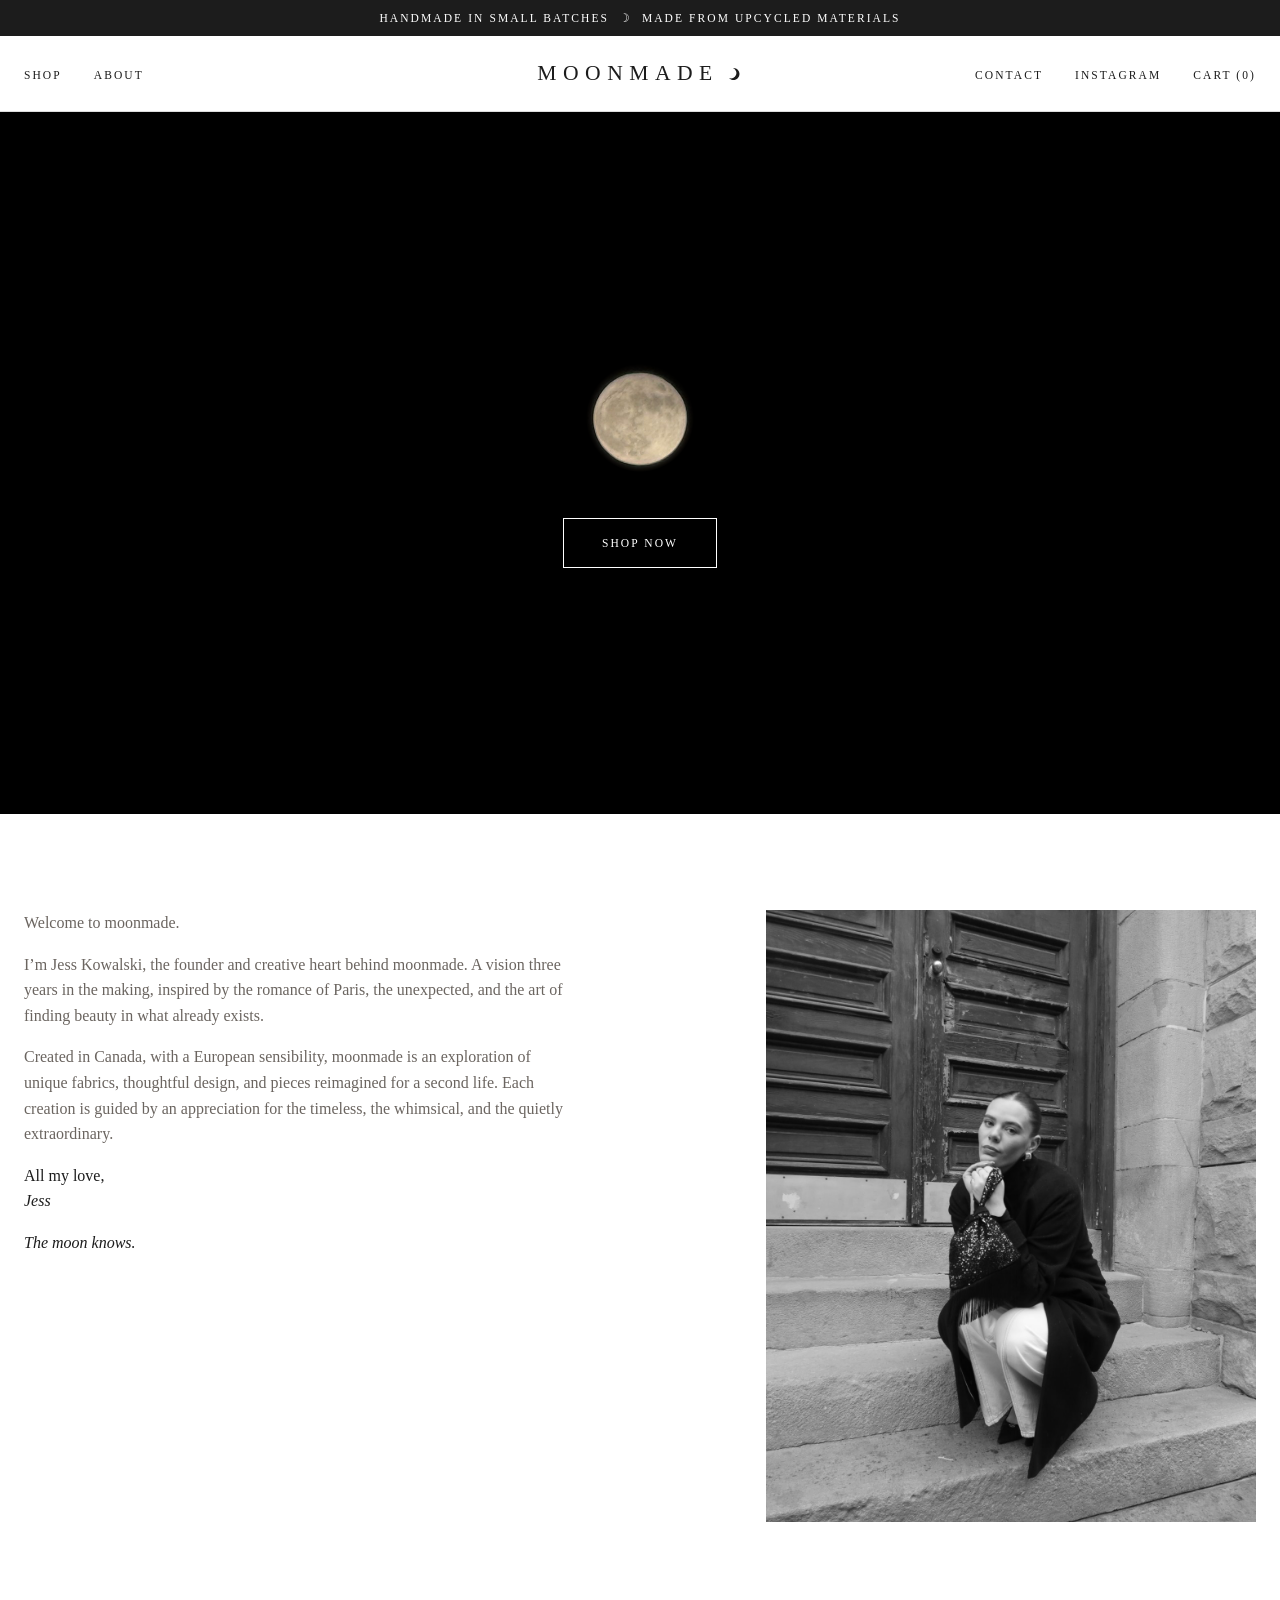
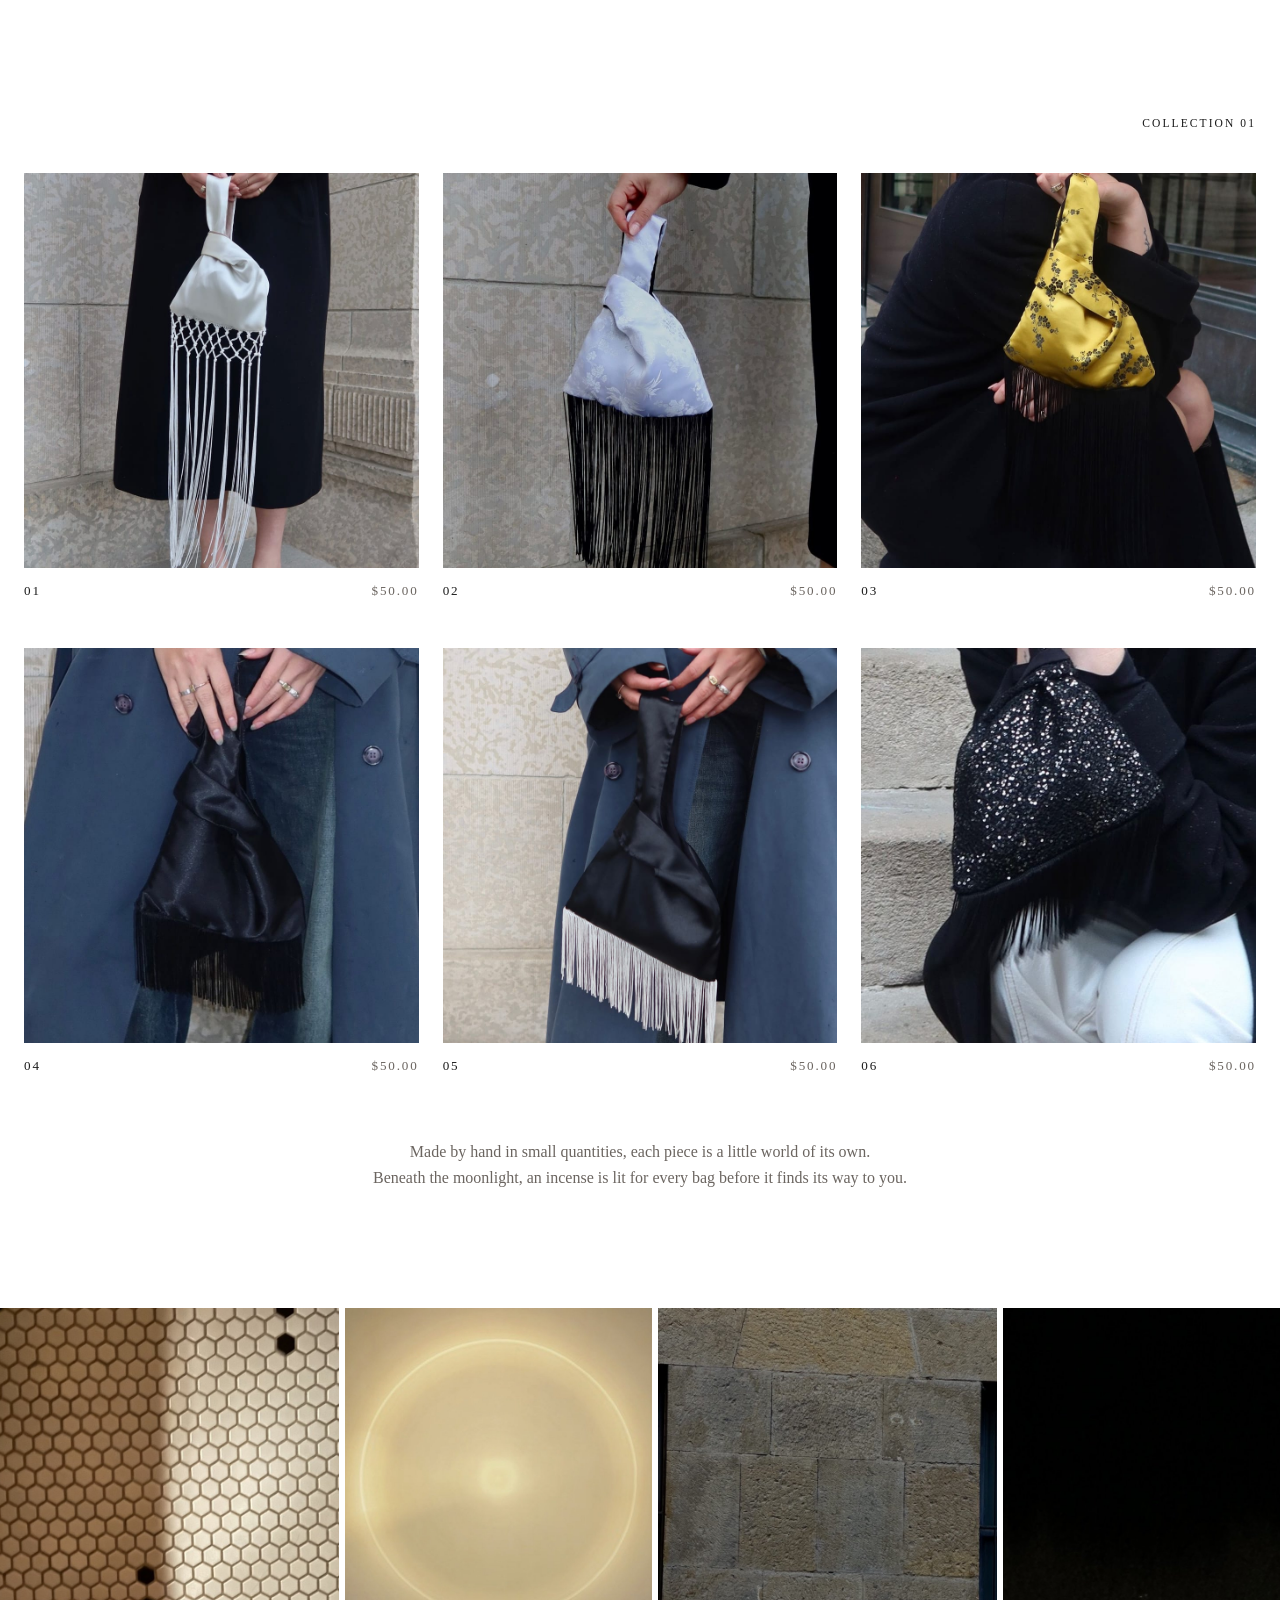
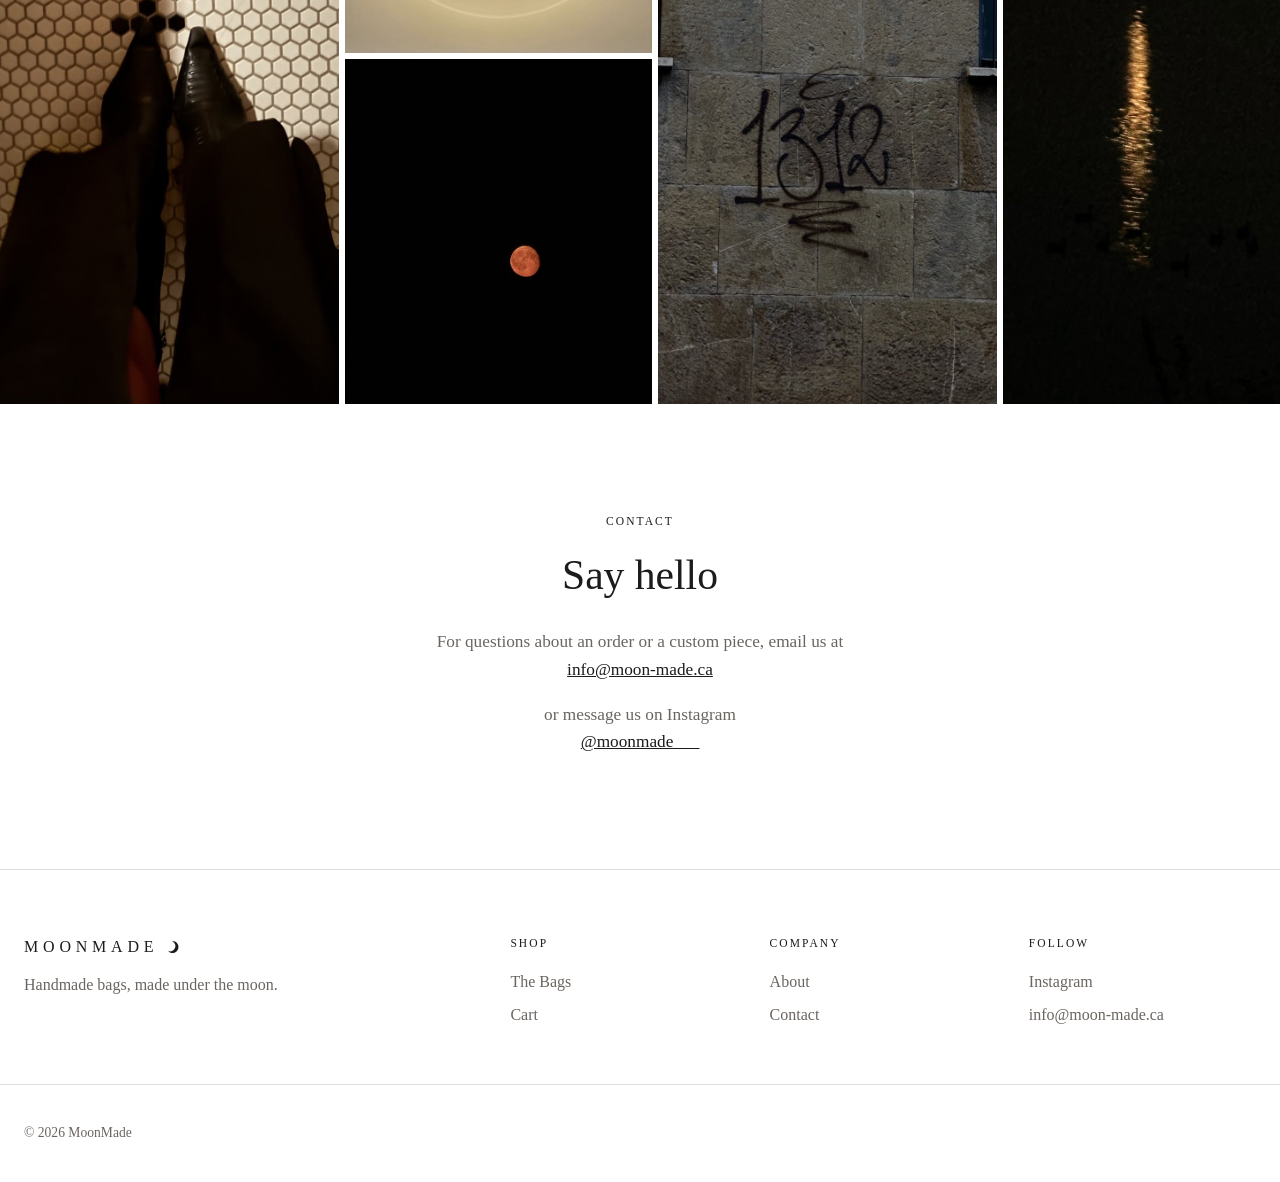
<file: index.html>
<!DOCTYPE html>
<html lang="en">
<head>
  <meta charset="UTF-8">
  <meta name="viewport" content="width=device-width, initial-scale=1.0">
  <title>MoonMade</title>
  <meta name="description" content="MoonMade — handbags made by hand in small batches by Jess Kowalski, from quality upcycled materials.">
  <link rel="icon" href="data:image/svg+xml,<svg xmlns='http://www.w3.org/2000/svg' viewBox='0 0 32 32'><path d='M12 4a12 12 0 1 1 -8 20A10 10 0 0 0 12 4z' fill='%231c1c1c'/></svg>">
  <link rel="stylesheet" href="style.css">
</head>
<body>
  <!-- Reusable crescent moon shape -->
  <svg width="0" height="0" style="position:absolute" aria-hidden="true">
    <symbol id="moon" viewBox="0 0 32 32"><path d="M12 4a12 12 0 1 1 -8 20A10 10 0 0 0 12 4z"/></symbol>
  </svg>

  <div class="announcement">Handmade in small batches &nbsp;☽&nbsp; Made from upcycled materials</div>

  <header class="site-header">
    <div class="container nav">
      <nav class="nav-left">
        <a href="#shop">Shop</a>
        <a href="#about">About</a>
      </nav>
      <a href="#" class="logo" aria-label="MoonMade home">
        MOONMADE<svg class="logo-moon"><use href="#moon"/></svg>
      </a>
      <nav class="nav-right">
        <a href="#contact">Contact</a>
        <a href="https://www.instagram.com/moonmade___/" target="_blank" rel="noopener">Instagram</a>
        <a href="#" class="cart-link" data-cart-open>Cart (<span data-cart-count>0</span>)</a>
      </nav>
    </div>
  </header>

  <main>
    <section class="hero">
      <div class="hero-inner">
        <h1 class="hero-title"><img src="images/moon-o.jpg" alt="MoonMade" class="hero-moon"></h1>
        <a href="#shop" class="button button-light">Shop now</a>
      </div>
    </section>

    <section id="about" class="section">
      <div class="container about-split">
        <div class="about-text">
          <div class="about-note">
            <p>Welcome to moonmade.</p>
            <p>I’m Jess Kowalski, the founder and creative heart behind moonmade. A vision three years in the making, inspired by the romance of Paris, the unexpected, and the art of finding beauty in what already exists.</p>
            <p>Created in Canada, with a European sensibility, moonmade is an exploration of unique fabrics, thoughtful design, and pieces reimagined for a second life. Each creation is guided by an appreciation for the timeless, the whimsical, and the quietly extraordinary.</p>
            <p class="signoff">All my love,<br><em>Jess</em></p>
            <p class="signoff"><em>The moon knows.</em></p>
          </div>
        </div>
        <figure class="about-photo">
          <img src="images/jess.jpg" alt="Jess Kowalski sitting on old stone steps holding the Stardust Bag" loading="lazy">
        </figure>
      </div>
    </section>

    <section id="shop" class="section">
      <div class="container">
        <div class="section-head">
          <p class="eyebrow">Collection 01</p>
        </div>

        <!-- The bags are listed in products.json -->
        <div class="products" id="product-grid"></div>

        <p class="shop-note">Made by hand in small quantities, each piece is a little world of its own.<br>Beneath the moonlight, an incense is lit for every bag before it finds its way to you.</p>
      </div>
    </section>

    <!-- Photo collage: photos only, same size as the moon landing -->
    <section class="collage" aria-label="MoonMade mood photos">
      <img class="c-tiles" src="images/collage-tiles.jpg" alt="Black pointed boots on a white hexagon tile floor">
      <img class="c-halo" src="images/collage-halo.jpg" alt="A soft golden halo of light">
      <img class="c-red-moon" src="images/collage-red-moon.jpg" alt="A red moon in a black sky">
      <img class="c-wall" src="images/collage-stone-wall.jpg" alt="An old stone wall between two barred windows">
      <img class="c-moonlight" src="images/collage-moonlight.jpg" alt="Moonlight reflected on dark water">
    </section>

    <section id="contact" class="section">
      <div class="container contact">
        <p class="eyebrow">Contact</p>
        <h2>Say hello</h2>
        <p>For questions about an order or a custom piece, email us at<br>
          <a href="mailto:info@moon-made.ca">info@moon-made.ca</a></p>
        <p>or message us on Instagram<br>
          <a href="https://www.instagram.com/moonmade___/" target="_blank" rel="noopener">@moonmade___</a></p>
      </div>
    </section>
  </main>

  <footer class="site-footer">
    <div class="container footer-grid">
      <div>
        <a href="#" class="logo small">MOONMADE<svg class="logo-moon"><use href="#moon"/></svg></a>
        <p class="footer-text">Handmade bags, made under the moon.</p>
      </div>
      <div>
        <h4>Shop</h4>
        <a href="#shop">The Bags</a>
        <a href="#" data-cart-open>Cart</a>
      </div>
      <div>
        <h4>Company</h4>
        <a href="#about">About</a>
        <a href="#contact">Contact</a>
      </div>
      <div>
        <h4>Follow</h4>
        <a href="https://www.instagram.com/moonmade___/" target="_blank" rel="noopener">Instagram</a>
        <a href="mailto:info@moon-made.ca">info@moon-made.ca</a>
      </div>
    </div>
    <div class="container footer-bottom">
      <p>&copy; <span id="year"></span> MoonMade</p>
    </div>
  </footer>

  <script src="settings.js"></script>
  <script src="cart.js"></script>
  <script>document.getElementById('year').textContent = new Date().getFullYear();</script>
</body>
</html>
</file>
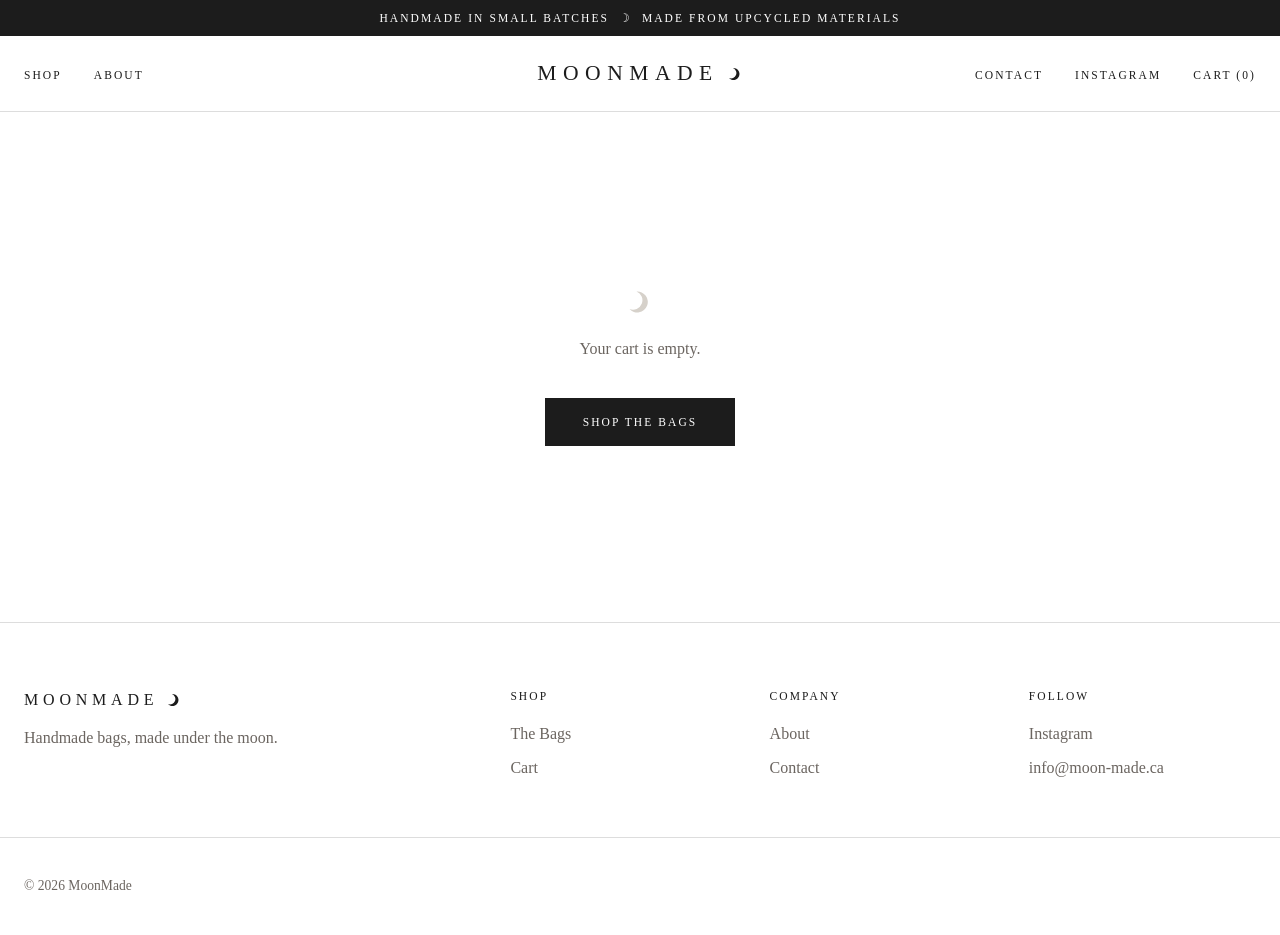
<file: checkout.html>
<!DOCTYPE html>
<html lang="en">
<head>
  <meta charset="UTF-8">
  <meta name="viewport" content="width=device-width, initial-scale=1.0">
  <title>Checkout — MoonMade</title>
  <meta name="description" content="Checkout — MoonMade handmade bags.">
  <link rel="icon" href="data:image/svg+xml,<svg xmlns='http://www.w3.org/2000/svg' viewBox='0 0 32 32'><path d='M12 4a12 12 0 1 1 -8 20A10 10 0 0 0 12 4z' fill='%231c1c1c'/></svg>">
  <link rel="stylesheet" href="style.css">
</head>
<body>
  <!-- Reusable crescent moon shape -->
  <svg width="0" height="0" style="position:absolute" aria-hidden="true">
    <symbol id="moon" viewBox="0 0 32 32"><path d="M12 4a12 12 0 1 1 -8 20A10 10 0 0 0 12 4z"/></symbol>
  </svg>

  <div class="announcement">Handmade in small batches &nbsp;☽&nbsp; Made from upcycled materials</div>

  <header class="site-header">
    <div class="container nav">
      <nav class="nav-left">
        <a href="index.html#shop">Shop</a>
        <a href="index.html#about">About</a>
      </nav>
      <a href="index.html" class="logo" aria-label="MoonMade home">
        MOONMADE<svg class="logo-moon"><use href="#moon"/></svg>
      </a>
      <nav class="nav-right">
        <a href="index.html#contact">Contact</a>
        <a href="https://www.instagram.com/moonmade___/" target="_blank" rel="noopener">Instagram</a>
        <a href="#" class="cart-link" data-cart-open>Cart (<span data-cart-count>0</span>)</a>
      </nav>
    </div>
  </header>

  <main>
    <section class="section">
      <div class="container checkout">
        <div class="order-head">
          <p class="eyebrow">Checkout</p>
          <h2>Complete your order</h2>
          <p class="order-intro">Once we receive your order we'll email you to confirm your bag is reserved and arrange payment. Nothing is charged today, and we never ask for card details on this page.</p>
        </div>

        <div id="checkout-empty" class="cart-empty page" hidden>
          <svg><use href="#moon"/></svg>
          <p>Your cart is empty.</p>
          <a href="index.html#shop" class="button">Shop the bags</a>
        </div>

        <div class="checkout-grid" id="checkout-grid">
          <form id="order-form" class="order-form" novalidate>
            <fieldset>
              <legend>Your details</legend>
              <div class="field-row">
                <label class="field">
                  <span>Full name</span>
                  <input type="text" name="name" autocomplete="name" required>
                </label>
                <label class="field">
                  <span>Email</span>
                  <input type="email" name="email" autocomplete="email" required>
                </label>
              </div>
              <label class="field">
                <span>Phone <em>(optional)</em></span>
                <input type="tel" name="phone" autocomplete="tel">
              </label>
            </fieldset>

            <fieldset>
              <legend>Delivery</legend>
              <div class="choice-row">
                <label class="choice">
                  <input type="radio" name="delivery" value="Ship to me" checked>
                  <span>Ship to me</span>
                </label>
                <label class="choice">
                  <input type="radio" name="delivery" value="Local pickup">
                  <span>Local pickup</span>
                </label>
              </div>

              <div id="address-fields">
                <label class="field">
                  <span>Street address</span>
                  <input type="text" name="address" autocomplete="street-address" required>
                </label>
                <div class="field-row three">
                  <label class="field">
                    <span>City</span>
                    <input type="text" name="city" autocomplete="address-level2" required>
                  </label>
                  <label class="field">
                    <span>Province / State</span>
                    <input type="text" name="region" autocomplete="address-level1" required>
                  </label>
                  <label class="field">
                    <span>Postal code</span>
                    <input type="text" name="postal" autocomplete="postal-code" required>
                  </label>
                </div>
                <label class="field">
                  <span>Country</span>
                  <input type="text" name="country" autocomplete="country-name" value="Canada" required>
                </label>
              </div>
            </fieldset>

            <fieldset>
              <legend>Anything else?</legend>
              <label class="field">
                <span>Notes <em>(optional)</em></span>
                <textarea name="notes" rows="4" placeholder="Gift message, custom requests, questions…"></textarea>
              </label>
            </fieldset>

            <!-- Spam trap: hidden from people, bots fill it in -->
            <input type="text" name="_honey" class="honey" tabindex="-1" autocomplete="off" aria-hidden="true">

            <p id="form-error" class="form-error" role="alert" hidden></p>

            <button type="submit" class="button" id="submit-btn">Place order</button>
          </form>

          <aside class="order-summary" aria-label="Order summary">
            <p class="eyebrow">Order summary</p>
            <div id="summary-lines"></div>
            <div class="subtotal"><span class="eyebrow">Subtotal</span><span id="summary-subtotal"></span></div>
            <p class="drawer-note">Shipping is calculated and confirmed by email.</p>
            <button type="button" class="link-btn" data-cart-open>Edit cart</button>
          </aside>
        </div>

        <div id="order-success" class="order-success" hidden>
          <svg class="about-moon"><use href="#moon"/></svg>
          <h2>Thank you</h2>
          <p>Your order <strong id="order-ref"></strong> has been sent. We'll email you at <strong id="order-email"></strong> shortly to confirm and arrange payment.</p>
          <a href="index.html" class="button">Back to MoonMade</a>
        </div>
      </div>
    </section>
  </main>

  <footer class="site-footer">
    <div class="container footer-grid">
      <div>
        <a href="index.html" class="logo small">MOONMADE<svg class="logo-moon"><use href="#moon"/></svg></a>
        <p class="footer-text">Handmade bags, made under the moon.</p>
      </div>
      <div>
        <h4>Shop</h4>
        <a href="index.html#shop">The Bags</a>
        <a href="#" data-cart-open>Cart</a>
      </div>
      <div>
        <h4>Company</h4>
        <a href="index.html#about">About</a>
        <a href="index.html#contact">Contact</a>
      </div>
      <div>
        <h4>Follow</h4>
        <a href="https://www.instagram.com/moonmade___/" target="_blank" rel="noopener">Instagram</a>
        <a href="mailto:info@moon-made.ca">info@moon-made.ca</a>
      </div>
    </div>
    <div class="container footer-bottom">
      <p>&copy; <span id="year"></span> MoonMade</p>
    </div>
  </footer>

  <script src="settings.js"></script>
  <script src="cart.js"></script>
  <script>
    document.getElementById('year').textContent = new Date().getFullYear();

    const form = document.getElementById('order-form');
    const addressFields = document.getElementById('address-fields');
    const errorEl = document.getElementById('form-error');
    const submitBtn = document.getElementById('submit-btn');
    let orderPlaced = false;

    // ---- Order summary (follows the cart) ----
    function renderSummary() {
      if (orderPlaced) return;
      const empty = Cart.count() === 0;
      document.getElementById('checkout-empty').hidden = !empty;
      document.getElementById('checkout-grid').hidden = empty;
      document.querySelector('.order-head').hidden = empty;
      if (empty) return;

      document.getElementById('summary-lines').innerHTML = Cart.lines().map(({ product: p, qty }) => `
        <div class="summary-line">
          <div class="summary-thumb">
            ${Cart.productImage(p, 'cart-thumb')}
            <span class="badge">${qty}</span>
          </div>
          <p class="cart-line-name">${p.number}</p>
          <p>${p.price > 0 ? Cart.formatPrice(p.price * qty) : 'TBC'}</p>
        </div>`).join('');
      document.getElementById('summary-subtotal').textContent = Cart.subtotalText();
    }
    document.addEventListener('cart:change', renderSummary);

    // ---- Delivery ----
    function updateDelivery() {
      const shipping = form.delivery.value === 'Ship to me';
      addressFields.hidden = !shipping;
      for (const input of addressFields.querySelectorAll('input')) input.required = shipping;
    }
    form.addEventListener('change', e => { if (e.target.name === 'delivery') updateDelivery(); });
    updateDelivery();

    // ---- Sending the order ----
    function showError(message) {
      errorEl.innerHTML = message;
      errorEl.hidden = false;
    }

    form.addEventListener('submit', async e => {
      e.preventDefault();
      errorEl.hidden = true;
      form.classList.add('submitted');

      if (!form.checkValidity()) {
        showError('Please fill in the highlighted fields.');
        form.querySelector(':invalid').focus();
        return;
      }
      if (form._honey.value) return; // bot
      if (Cart.count() === 0) return;

      if (!ORDER_EMAIL) {
        showError('Online ordering isn\'t switched on yet. Please email <a href="mailto:info@moon-made.ca">info@moon-made.ca</a> to order.');
        return;
      }

      const ref = 'MM-' + Date.now().toString(36).toUpperCase().slice(-6);
      const data = Object.fromEntries(new FormData(form));
      delete data._honey;
      if (data.delivery !== 'Ship to me') {
        for (const k of ['address', 'city', 'region', 'postal', 'country']) delete data[k];
      }

      const itemsText = Cart.lines().map(({ product: p, qty }) =>
        `${qty} × No. ${p.number} (${p.name})` + (p.price > 0 ? ` — ${Cart.formatPrice(p.price * qty)}` : '')
      ).join('\n');

      const payload = {
        _subject: `New MoonMade order ${ref} (${Cart.count()} item${Cart.count() === 1 ? '' : 's'})`,
        _template: 'table',
        _captcha: 'false',
        order_reference: ref,
        items: itemsText,
        subtotal: Cart.subtotalText(),
        ...data,
      };

      submitBtn.disabled = true;
      submitBtn.textContent = 'Sending…';
      try {
        const res = await fetch('https://formsubmit.co/ajax/' + ORDER_EMAIL, {
          method: 'POST',
          headers: { 'Content-Type': 'application/json', Accept: 'application/json' },
          body: JSON.stringify(payload),
        });
        const result = await res.json().catch(() => ({}));
        if (!res.ok || String(result.success) === 'false') throw new Error(result.message || res.status);

        orderPlaced = true;
        Cart.clear();
        document.getElementById('order-ref').textContent = ref;
        document.getElementById('order-email').textContent = data.email;
        document.querySelector('.order-head').hidden = true;
        document.getElementById('checkout-grid').hidden = true;
        document.getElementById('checkout-empty').hidden = true;
        document.getElementById('order-success').hidden = false;
        window.scrollTo({ top: 0, behavior: 'smooth' });
      } catch (err) {
        showError('Sorry, something went wrong sending your order. Please try again, or email us at <a href="mailto:info@moon-made.ca">info@moon-made.ca</a>.');
        submitBtn.disabled = false;
        submitBtn.textContent = 'Place order';
      }
    });
  </script>
</body>
</html>
</file>
<file: style.css>
/* ---- Brand colors & fonts: change these to restyle the whole site ---- */
:root {
  --color-bg: #ffffff;
  --color-alt-bg: #ffffff;
  --color-text: #1c1c1c;
  --color-muted: #6b6560;
  --color-border: #dddddd;
  --color-placeholder: #f2f2f2;
  --font-serif: "Times New Roman", Times, serif;
  --font-sans: "Times New Roman", Times, serif;
  --max-width: 1280px;
}

* { box-sizing: border-box; }
[hidden] { display: none !important; }
html { scroll-behavior: smooth; }

body {
  margin: 0;
  font-family: var(--font-serif);
  color: var(--color-text);
  background: var(--color-bg);
  line-height: 1.6;
  -webkit-font-smoothing: antialiased;
}

a { color: inherit; }
h1, h2, h3 { font-weight: 400; }

.container {
  max-width: var(--max-width);
  margin: 0 auto;
  padding: 0 24px;
}

/* Small uppercase labels */
.eyebrow,
.announcement,
nav a,
.button,
.site-footer h4 {
  font-family: var(--font-sans);
  font-size: 0.72rem;
  text-transform: uppercase;
  letter-spacing: 0.18em;
}

.announcement {
  background: var(--color-text);
  color: #fff;
  text-align: center;
  padding: 9px 16px;
}

/* ---- Header ---- */
.site-header {
  position: sticky;
  top: 0;
  z-index: 10;
  background: var(--color-bg);
  border-bottom: 1px solid var(--color-border);
}

.nav {
  display: grid;
  grid-template-columns: 1fr auto 1fr;
  align-items: center;
  padding-top: 20px;
  padding-bottom: 20px;
}
.nav-right { justify-self: end; }

nav a {
  text-decoration: none;
  margin-right: 28px;
}
.nav-right a { margin-right: 0; margin-left: 28px; }
nav a:hover { opacity: 0.6; }

.logo {
  display: inline-flex;
  align-items: center;
  gap: 8px;
  font-size: 1.35rem;
  letter-spacing: 0.3em;
  text-decoration: none;
}
.logo-moon { width: 16px; height: 16px; fill: currentColor; }
.logo.small { font-size: 1rem; }

/* ---- Hero ---- */
.hero {
  min-height: min(78vh, 720px);
  display: flex;
  align-items: center;
  justify-content: center;
  text-align: center;
  padding: 80px 24px;
  background: #000;
  color: #fff;
}
.hero-title { margin: 0 0 40px; line-height: 0; }
/* The full moon photo */
.hero-moon {
  width: 120px; /* half the photo's size, so it stays crisp on sharp screens */
  height: auto;
  mix-blend-mode: screen; /* lets the photo's black sky melt into the background */
  /* fade out the photo's square edges so only the moon shows */
  -webkit-mask-image: radial-gradient(circle closest-side, #000 76%, transparent 90%);
  mask-image: radial-gradient(circle closest-side, #000 76%, transparent 90%);
}

.button {
  display: inline-block;
  padding: 15px 38px;
  background: var(--color-text);
  color: #fff;
  text-decoration: none;
  transition: opacity 0.2s;
}
.button:hover { opacity: 0.8; }
.button-light {
  background: transparent;
  color: #fff;
  border: 1px solid #fff;
}
.button-light:hover { background: #fff; color: #000; opacity: 1; }

/* ---- Sections ---- */
.section { padding: 96px 0; }
.section.alt { background: var(--color-alt-bg); }
.section h2 { font-size: clamp(1.8rem, 4vw, 2.6rem); margin: 8px 0 20px; }

.section-head {
  display: flex;
  justify-content: space-between;
  align-items: baseline;
  margin-bottom: 40px;
}
.section-head h2 { margin: 0; }
.section-head .eyebrow { margin: 0 0 0 auto; }

/* ---- Product grid ---- */
.products {
  display: grid;
  grid-template-columns: repeat(3, 1fr);
  gap: 48px 24px;
}
.product { text-decoration: none; display: block; }

.product-img {
  display: block;
  width: 100%;
  aspect-ratio: 1 / 1;
  object-fit: cover;
  background: var(--color-placeholder);
  transition: opacity 0.3s;
}
.product:hover .product-img { opacity: 0.85; }

.placeholder {
  display: flex;
  align-items: center;
  justify-content: center;
}
.placeholder svg { width: 22%; height: 22%; fill: #d6d1ca; }

.product-info { padding-top: 14px; }
/* Name on the left, price on the right, small with wide spacing */
.product-row {
  display: flex;
  justify-content: space-between;
  align-items: baseline;
  gap: 12px;
}
.product-row h3,
.product-row .price {
  margin: 0;
  font-size: 0.82rem;
  font-weight: 400;
  line-height: 1.4;
  letter-spacing: 0.14em;
}
.product-row .price { flex-shrink: 0; color: var(--color-muted); }
.product-row .price.sold-label { font-size: 0.7rem; }
.price { margin: 0; font-size: 0.95rem; }
.variant {
  margin: 4px 0 0;
  font-family: var(--font-sans);
  font-size: 0.72rem;
  color: var(--color-muted);
  letter-spacing: 0.08em;
}

.shop-note {
  text-align: center;
  margin-top: 64px;
  color: var(--color-muted);
}

/* ---- Photo collage (full width, same height as the moon landing) ---- */
.collage {
  display: grid;
  grid-template-columns: 1.1fr 1fr 1.1fr 0.9fr;
  grid-template-rows: 1fr 1fr;
  gap: 6px;
  height: min(78vh, 720px);
  padding-top: 6px;
}
.collage img {
  display: block;
  width: 100%;
  height: 100%;
  min-height: 0;
  object-fit: cover;
  background: #000;
}
.c-tiles { grid-column: 1; grid-row: 1 / 3; }
.c-halo { grid-column: 2; grid-row: 1; }
.c-red-moon { grid-column: 2; grid-row: 2; object-position: 58% 59%; }
.c-wall { grid-column: 3; grid-row: 1 / 3; }
.c-moonlight { grid-column: 4; grid-row: 1 / 3; object-position: 50% 60%; }

/* ---- About ---- */
.about-split {
  display: grid;
  grid-template-columns: 1.4fr 1fr;
  gap: 56px;
  align-items: stretch;
}
.about-text { display: flex; flex-direction: column; }
.about-note { max-width: 34em; }
.about-note p { margin: 0 0 16px; color: var(--color-muted); font-size: 1rem; }
.about-note .signoff { color: var(--color-text); }
.about-photo { margin: 0; }
.about-photo img { display: block; width: 100%; aspect-ratio: 4 / 5; object-fit: cover; filter: grayscale(1); }

/* ---- Contact ---- */
.contact {
  max-width: 620px;
  text-align: center;
}
.contact p:not(.eyebrow) { color: var(--color-muted); font-size: 1.08rem; }
.contact a { color: var(--color-text); }
.about-moon { width: 28px; height: 28px; fill: var(--color-text); }

/* ---- Order page ---- */
.checkout { max-width: 1100px; }
.order-head, .order-success { text-align: center; margin-bottom: 56px; }
.order-intro, .order-success p { color: var(--color-muted); font-size: 1.08rem; }

.order-form fieldset {
  border: 0;
  border-top: 1px solid var(--color-border);
  margin: 0 0 40px;
  padding: 28px 0 0;
}
.order-form legend {
  font-family: var(--font-sans);
  font-size: 0.72rem;
  text-transform: uppercase;
  letter-spacing: 0.18em;
  padding-right: 16px;
}

.field { display: block; margin-bottom: 22px; }
.field > span {
  display: block;
  margin-bottom: 8px;
  font-family: var(--font-sans);
  font-size: 0.7rem;
  text-transform: uppercase;
  letter-spacing: 0.14em;
  color: var(--color-muted);
}
.field em { font-style: normal; text-transform: none; letter-spacing: 0; }

.field input,
.field select,
.field textarea {
  width: 100%;
  padding: 13px 14px;
  font: inherit;
  font-size: 1rem;
  color: var(--color-text);
  background: var(--color-bg);
  border: 1px solid var(--color-border);
  border-radius: 0;
  appearance: none;
  -webkit-appearance: none;
}
.field select {
  background-image: url("data:image/svg+xml,<svg xmlns='http://www.w3.org/2000/svg' width='10' height='6'><path d='M0 0l5 6 5-6z' fill='%231c1c1c'/></svg>");
  background-repeat: no-repeat;
  background-position: right 14px center;
  padding-right: 36px;
}
.field textarea { resize: vertical; }
.field input:focus,
.field select:focus,
.field textarea:focus {
  outline: none;
  border-color: var(--color-text);
}
.submitted .field :invalid { border-color: #a4413a; }

.field-row { display: grid; grid-template-columns: 1fr 1fr; gap: 0 20px; }
.field-row.three { grid-template-columns: 2fr 1.5fr 1fr; }

.choice-row { display: flex; gap: 12px; margin-bottom: 24px; flex-wrap: wrap; }
.choice { cursor: pointer; }
.choice input { position: absolute; opacity: 0; }
.choice span {
  display: inline-block;
  padding: 12px 22px;
  border: 1px solid var(--color-border);
  font-family: var(--font-sans);
  font-size: 0.72rem;
  text-transform: uppercase;
  letter-spacing: 0.14em;
}
.choice input:checked + span { border-color: var(--color-text); background: var(--color-text); color: #fff; }
.choice input:focus-visible + span { outline: 2px solid var(--color-text); outline-offset: 2px; }

.honey { position: absolute; left: -9999px; }

.form-error { color: #a4413a; margin: 0 0 20px; }
.order-form .button { width: 100%; }
.order-form .button:disabled { opacity: 0.5; cursor: wait; }

/* ---- Buttons without a box ---- */
button.button { border: 0; cursor: pointer; font-size: 0.72rem; }
.link-btn {
  background: none;
  border: 0;
  padding: 0;
  cursor: pointer;
  font: inherit;
  font-size: 0.85rem;
  color: var(--color-muted);
  text-decoration: underline;
  text-underline-offset: 3px;
}
.link-btn:hover { color: var(--color-text); }
nav a.cart-link { color: var(--color-text); }

/* ---- Shop grid: photo, name, price and a small "add to cart" link ---- */
.product-view {
  position: relative;
  display: block;
  width: 100%;
  padding: 0;
  border: 0;
  background: none;
  cursor: pointer;
}
.product-view:hover .product-img { opacity: 0.85; }
/* "+" that appears in the bottom-right corner of the photo on hover */
.product-media { position: relative; }
.quick-add {
  position: absolute;
  right: 12px;
  bottom: 12px;
  width: 34px;
  height: 34px;
  padding: 0;
  border: 0;
  border-radius: 50%;
  background: var(--color-bg);
  color: var(--color-text);
  font: inherit;
  font-size: 1.3rem;
  line-height: 34px;
  cursor: pointer;
  opacity: 0;
  transition: opacity 0.2s;
}
.product:hover .quick-add,
.quick-add:focus-visible { opacity: 1; }
.quick-add:hover { background: var(--color-text); color: var(--color-bg); }
/* Phones and tablets have no hover, so the "+" is always shown there */
@media (hover: none) { .quick-add { opacity: 1; } }
.product-name {
  background: none;
  border: 0;
  padding: 0;
  font: inherit;
  color: inherit;
  letter-spacing: inherit;
  text-align: left;
  cursor: pointer;
}
.product-name:hover { opacity: 0.6; }
.is-sold .product-img { opacity: 0.55; }
.sold-label {
  margin: 10px 0 0;
  font-family: var(--font-sans);
  font-size: 0.7rem;
  text-transform: uppercase;
  letter-spacing: 0.16em;
  color: var(--color-muted);
}
.price.sold-label { margin: 0; }

/* ---- Bag details pop-up ---- */
.bag-dialog {
  width: min(920px, calc(100% - 32px));
  max-height: calc(100% - 32px);
  padding: 0;
  border: 0;
  color: var(--color-text);
  background: var(--color-bg);
}
/* The pop-up stays put and only its contents scroll, so the close button is always visible */
.bag-dialog[open] { overflow: hidden; }
.bag-dialog .bag-detail { max-height: calc(100vh - 32px); max-height: calc(100dvh - 32px); overflow-y: auto; }
.bag-dialog::backdrop { background: rgba(28, 28, 28, 0.35); }
.bag-dialog .dialog-close {
  position: absolute;
  top: 12px;
  right: 12px;
  z-index: 1;
  width: 36px;
  height: 36px;
  background: var(--color-bg);
}
.bag-detail {
  display: grid;
  grid-template-columns: 1fr 1fr;
}
.bag-detail-img {
  display: block;
  width: 100%;
  aspect-ratio: 4 / 5;
  object-fit: cover;
  background: var(--color-placeholder);
}
.bag-detail-img.placeholder { display: flex; }
.bag-thumbs { display: flex; gap: 8px; padding: 8px; }
.bag-thumb {
  width: 56px;
  padding: 0;
  border: 1px solid transparent;
  background: none;
  cursor: pointer;
  opacity: 0.6;
}
.bag-thumb img { display: block; width: 100%; aspect-ratio: 4 / 5; object-fit: cover; }
.bag-thumb.active, .bag-thumb:hover { opacity: 1; }
.bag-thumb.active { border-color: var(--color-text); }
.bag-detail-info {
  display: flex;
  flex-direction: column;
  justify-content: center;
  padding: 48px 40px;
}
.bag-detail-info .eyebrow { margin: 0; color: var(--color-muted); }
.bag-detail-info h2 { font-size: clamp(1.6rem, 3vw, 2.2rem); margin: 8px 0 6px; }
.bag-description { color: var(--color-muted); margin: 20px 0 28px; }
.bag-detail-info .add-btn { width: 100%; padding: 15px 20px; text-align: center; }
.bag-note { margin: 16px 0 0; font-size: 0.85rem; color: var(--color-muted); }

/* ---- Cart drawer ---- */
.drawer-overlay {
  position: fixed;
  inset: 0;
  z-index: 50;
  background: rgba(28, 28, 28, 0.35);
  opacity: 0;
  visibility: hidden;
  transition: opacity 0.3s, visibility 0.3s;
}
.cart-drawer {
  position: fixed;
  top: 0;
  right: 0;
  bottom: 0;
  z-index: 51;
  width: min(420px, 100%);
  display: flex;
  flex-direction: column;
  background: var(--color-bg);
  transform: translateX(100%);
  visibility: hidden;
  transition: transform 0.35s ease, visibility 0.35s;
}
.cart-open { overflow: hidden; }
.cart-open .drawer-overlay { opacity: 1; visibility: visible; }
.cart-open .cart-drawer { transform: none; visibility: visible; }

.drawer-head {
  display: flex;
  justify-content: space-between;
  align-items: center;
  padding: 20px 24px;
  border-bottom: 1px solid var(--color-border);
}
.drawer-head .eyebrow { margin: 0; }
.drawer-close {
  background: none;
  border: 0;
  font-size: 1.8rem;
  line-height: 1;
  cursor: pointer;
  color: var(--color-text);
}
.drawer-body { flex: 1; overflow-y: auto; padding: 0 24px; }
.drawer-foot { padding: 24px; border-top: 1px solid var(--color-border); }
.drawer-foot .button { display: block; text-align: center; }
.drawer-note { color: var(--color-muted); font-size: 0.85rem; margin: 6px 0 20px; }

.subtotal {
  display: flex;
  justify-content: space-between;
  align-items: baseline;
  font-size: 1.1rem;
}

.cart-line {
  display: grid;
  grid-template-columns: 80px 1fr auto;
  gap: 16px;
  padding: 20px 0;
  border-bottom: 1px solid var(--color-border);
}
.cart-thumb {
  display: block;
  width: 80px;
  aspect-ratio: 1 / 1;
  object-fit: cover;
  background: var(--color-placeholder);
}
.cart-thumb.placeholder { display: flex; }
.cart-thumb.placeholder svg { width: 30%; height: 30%; fill: #d6d1ca; }
.cart-line p { margin: 0; }
.cart-line-name { font-size: 1rem; }
.cart-line-end { display: flex; flex-direction: column; align-items: flex-end; justify-content: space-between; }

.qty {
  display: inline-flex;
  align-items: center;
  margin-top: 10px;
  border: 1px solid var(--color-border);
}
.qty button {
  width: 30px;
  height: 30px;
  background: none;
  border: 0;
  cursor: pointer;
  font-size: 1rem;
  color: var(--color-text);
}
.qty button:disabled { color: var(--color-border); cursor: default; }
.qty span { min-width: 24px; text-align: center; font-size: 0.9rem; }
.cart-line-info .variant { margin-top: 6px; }


.cart-empty {
  display: flex;
  flex-direction: column;
  align-items: center;
  gap: 4px;
  padding: 80px 0;
  color: var(--color-muted);
}
.cart-empty svg { width: 28px; height: 28px; fill: #d6d1ca; }
.cart-empty.page .button { margin-top: 16px; }

/* ---- Checkout ---- */
.checkout-grid {
  display: grid;
  grid-template-columns: 1fr 380px;
  gap: 64px;
  align-items: start;
}
.order-summary {
  position: sticky;
  top: 110px;
  background: var(--color-alt-bg);
  border: 1px solid var(--color-border);
  padding: 28px;
}
.order-summary > .eyebrow { margin: 0 0 8px; }
.order-summary .subtotal { padding-top: 20px; }
.summary-line {
  display: grid;
  grid-template-columns: 64px 1fr auto;
  gap: 14px;
  align-items: center;
  padding: 14px 0;
  border-bottom: 1px solid var(--color-border);
}
.summary-line p { margin: 0; }
.summary-thumb { position: relative; }
.summary-thumb .cart-thumb { width: 64px; }
.badge {
  position: absolute;
  top: -8px;
  right: -8px;
  min-width: 20px;
  height: 20px;
  padding: 0 5px;
  border-radius: 10px;
  background: var(--color-text);
  color: #fff;
  font-family: var(--font-sans);
  font-size: 0.7rem;
  line-height: 20px;
  text-align: center;
}

/* ---- Footer ---- */
.site-footer {
  border-top: 1px solid var(--color-border);
  padding: 64px 0 24px;
}
.footer-grid {
  display: grid;
  grid-template-columns: 2fr 1fr 1fr 1fr;
  gap: 32px;
}
.site-footer h4 { margin: 0 0 16px; font-weight: 400; }
.site-footer a:not(.logo) {
  display: block;
  text-decoration: none;
  color: var(--color-muted);
  margin-bottom: 8px;
}
.site-footer a:hover { color: var(--color-text); }
.footer-text { color: var(--color-muted); margin-top: 12px; }
.footer-bottom {
  margin-top: 48px;
  padding-top: 24px;
  border-top: 1px solid var(--color-border);
  font-size: 0.85rem;
  color: var(--color-muted);
}

/* ---- Mobile ---- */
@media (max-width: 800px) {
  .products { grid-template-columns: repeat(2, 1fr); gap: 36px 16px; }
  .product-row h3, .product-row .price { font-size: 0.74rem; letter-spacing: 0.08em; }
  .footer-grid { grid-template-columns: 1fr 1fr; }
  .checkout-grid { grid-template-columns: 1fr; gap: 40px; }
  .order-summary { position: static; order: -1; }
  .collage { grid-template-columns: 1fr 1fr; grid-template-rows: repeat(3, 1fr); height: 150vw; max-height: 900px; }
  .c-tiles { grid-column: 1; grid-row: 1 / 3; }
  .c-halo { grid-column: 2; grid-row: 1; }
  .c-red-moon { grid-column: 2; grid-row: 2; }
  .c-wall { grid-column: 1; grid-row: 3; }
  .c-moonlight { grid-column: 2; grid-row: 3; }
  .about-split { grid-template-columns: 1fr; gap: 40px; }
}
@media (max-width: 600px) {
  .nav { grid-template-columns: 1fr; justify-items: center; gap: 14px; }
  .logo { order: -1; }
  .nav-right { justify-self: center; }
  nav a { margin: 0 12px; }
  .nav-right a { margin: 0 12px; }
  .section { padding: 64px 0; }
  .section-head { flex-direction: column; gap: 4px; }
  .field-row, .field-row.three { grid-template-columns: 1fr; }
  .bag-detail { grid-template-columns: 1fr; }
  .bag-detail-info { padding: 28px 24px 32px; }
}
</file>
